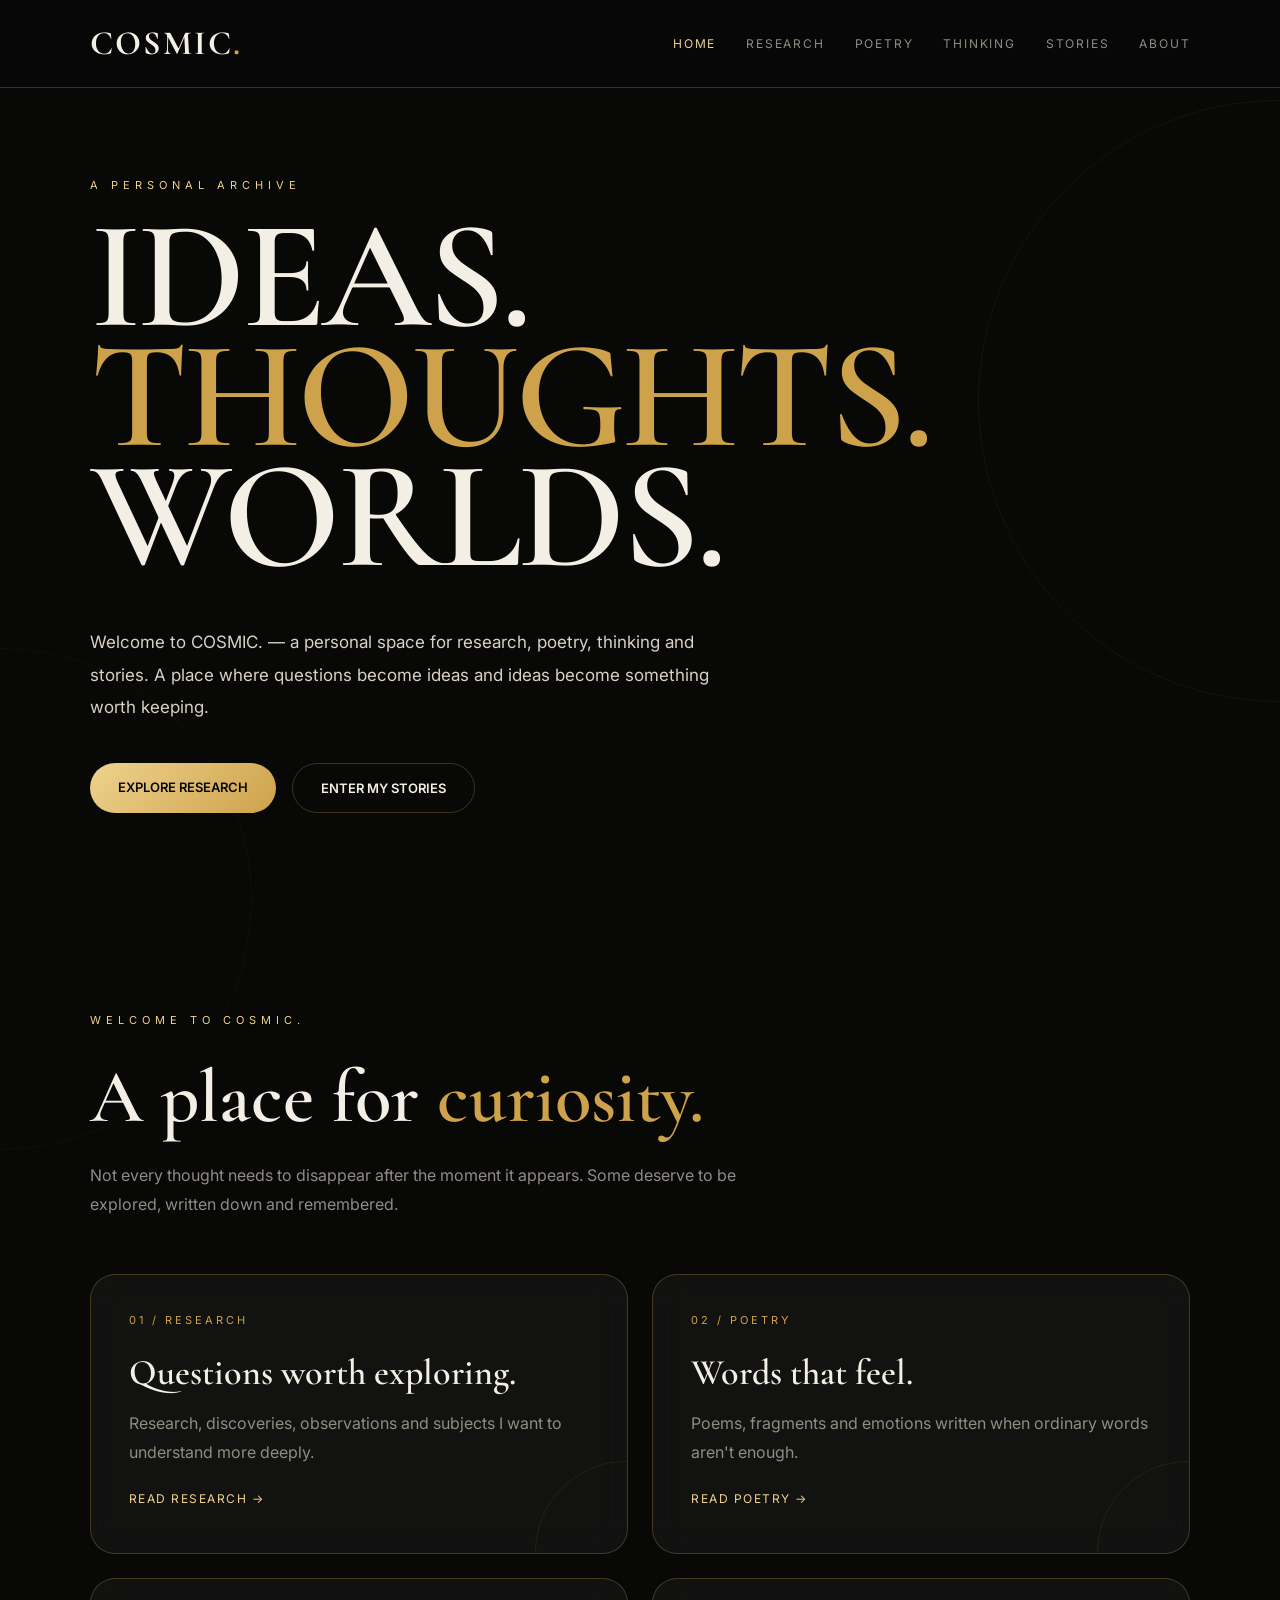
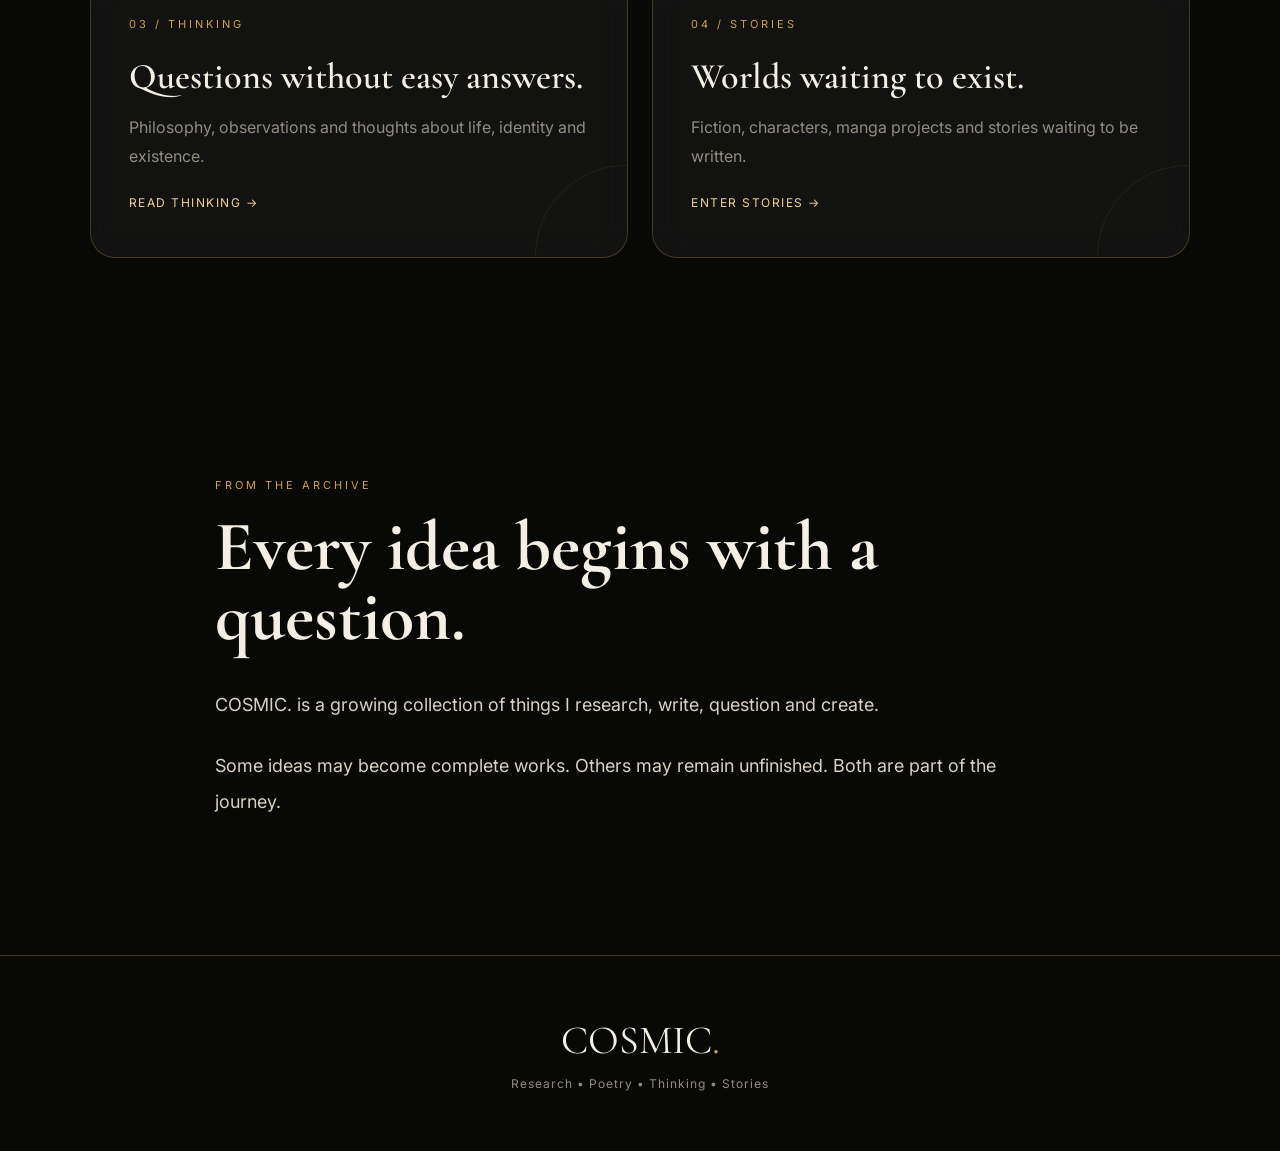
<file: index.html>
<!DOCTYPE html>
<html lang="en">

<head>
    <meta charset="UTF-8">

    <meta name="viewport"
          content="width=device-width, initial-scale=1.0">

    <title>COSMIC. — Ideas, Thoughts, Worlds</title>

    <link rel="stylesheet" href="style.css">
</head>

<body>

    <!-- HEADER -->

    <header>

        <a href="index.html" class="logo">
            COSMIC<span>.</span>
        </a>

        <button class="menu-button"
                onclick="toggleMenu()"
                aria-label="Open menu">
            ☰
        </button>

        <nav id="nav">

            <a href="index.html" class="active">
                Home
            </a>

            <a href="research.html">
                Research
            </a>

            <a href="poetry.html">
                Poetry
            </a>

            <a href="thinking.html">
                Thinking
            </a>

            <a href="stories.html">
                Stories
            </a>

            <a href="about.html">
                About
            </a>

        </nav>

    </header>


    <!-- HERO -->

    <main>

        <section class="hero">

            <div class="hero-content">

                <div class="eyebrow">
                    A PERSONAL ARCHIVE
                </div>

                <h1>
                    IDEAS.<br>
                    <span class="gold">
                        THOUGHTS.
                    </span><br>
                    WORLDS.
                </h1>

                <p class="hero-text">
                    Welcome to COSMIC. — a personal space
                    for research, poetry, thinking and stories.
                    A place where questions become ideas
                    and ideas become something worth keeping.
                </p>

                <div class="buttons">

                    <a href="research.html"
                       class="button">
                        EXPLORE RESEARCH
                    </a>

                    <a href="stories.html"
                       class="button button-outline">
                        ENTER MY STORIES
                    </a>

                </div>

            </div>

        </section>


        <!-- INTRODUCTION -->

        <section class="section">

            <div class="eyebrow">
                WELCOME TO COSMIC.
            </div>

            <h2 class="section-title">
                A place for
                <span class="gold">
                    curiosity.
                </span>
            </h2>

            <p class="section-intro">
                Not every thought needs to disappear after
                the moment it appears. Some deserve to be
                explored, written down and remembered.
            </p>


            <!-- FOUR MAIN SECTIONS -->

            <div class="grid">


                <!-- RESEARCH -->

                <article class="card">

                    <div class="card-number">
                        01 / RESEARCH
                    </div>

                    <h3>
                        Questions worth exploring.
                    </h3>

                    <p>
                        Research, discoveries, observations
                        and subjects I want to understand
                        more deeply.
                    </p>

                    <a href="research.html"
                       class="card-link">
                        READ RESEARCH →
                    </a>

                </article>


                <!-- POETRY -->

                <article class="card">

                    <div class="card-number">
                        02 / POETRY
                    </div>

                    <h3>
                        Words that feel.
                    </h3>

                    <p>
                        Poems, fragments and emotions written
                        when ordinary words aren't enough.
                    </p>

                    <a href="poetry.html"
                       class="card-link">
                        READ POETRY →
                    </a>

                </article>


                <!-- THINKING -->

                <article class="card">

                    <div class="card-number">
                        03 / THINKING
                    </div>

                    <h3>
                        Questions without easy answers.
                    </h3>

                    <p>
                        Philosophy, observations and thoughts
                        about life, identity and existence.
                    </p>

                    <a href="thinking.html"
                       class="card-link">
                        READ THINKING →
                    </a>

                </article>


                <!-- STORIES -->

                <article class="card">

                    <div class="card-number">
                        04 / STORIES
                    </div>

                    <h3>
                        Worlds waiting to exist.
                    </h3>

                    <p>
                        Fiction, characters, manga projects
                        and stories waiting to be written.
                    </p>

                    <a href="stories.html"
                       class="card-link">
                        ENTER STORIES →
                    </a>

                </article>


            </div>

        </section>


        <!-- CLOSING SECTION -->

        <section class="section">

            <article class="article">

                <div class="article-date">
                    FROM THE ARCHIVE
                </div>

                <h2>
                    Every idea begins
                    with a question.
                </h2>

                <p>
                    COSMIC. is a growing collection of
                    things I research, write, question
                    and create.
                </p>

                <p>
                    Some ideas may become complete works.
                    Others may remain unfinished.
                    Both are part of the journey.
                </p>

            </article>

        </section>

    </main>


    <!-- FOOTER -->

    <footer>

        <div class="footer-logo">
            COSMIC<span>.</span>
        </div>

        <p>
            Research • Poetry • Thinking • Stories
        </p>

    </footer>


    <!-- MOBILE MENU -->

    <script>

        function toggleMenu() {

            document
                .getElementById("nav")
                .classList
                .toggle("show");

        }

    </script>

</body>

</html>
</file>
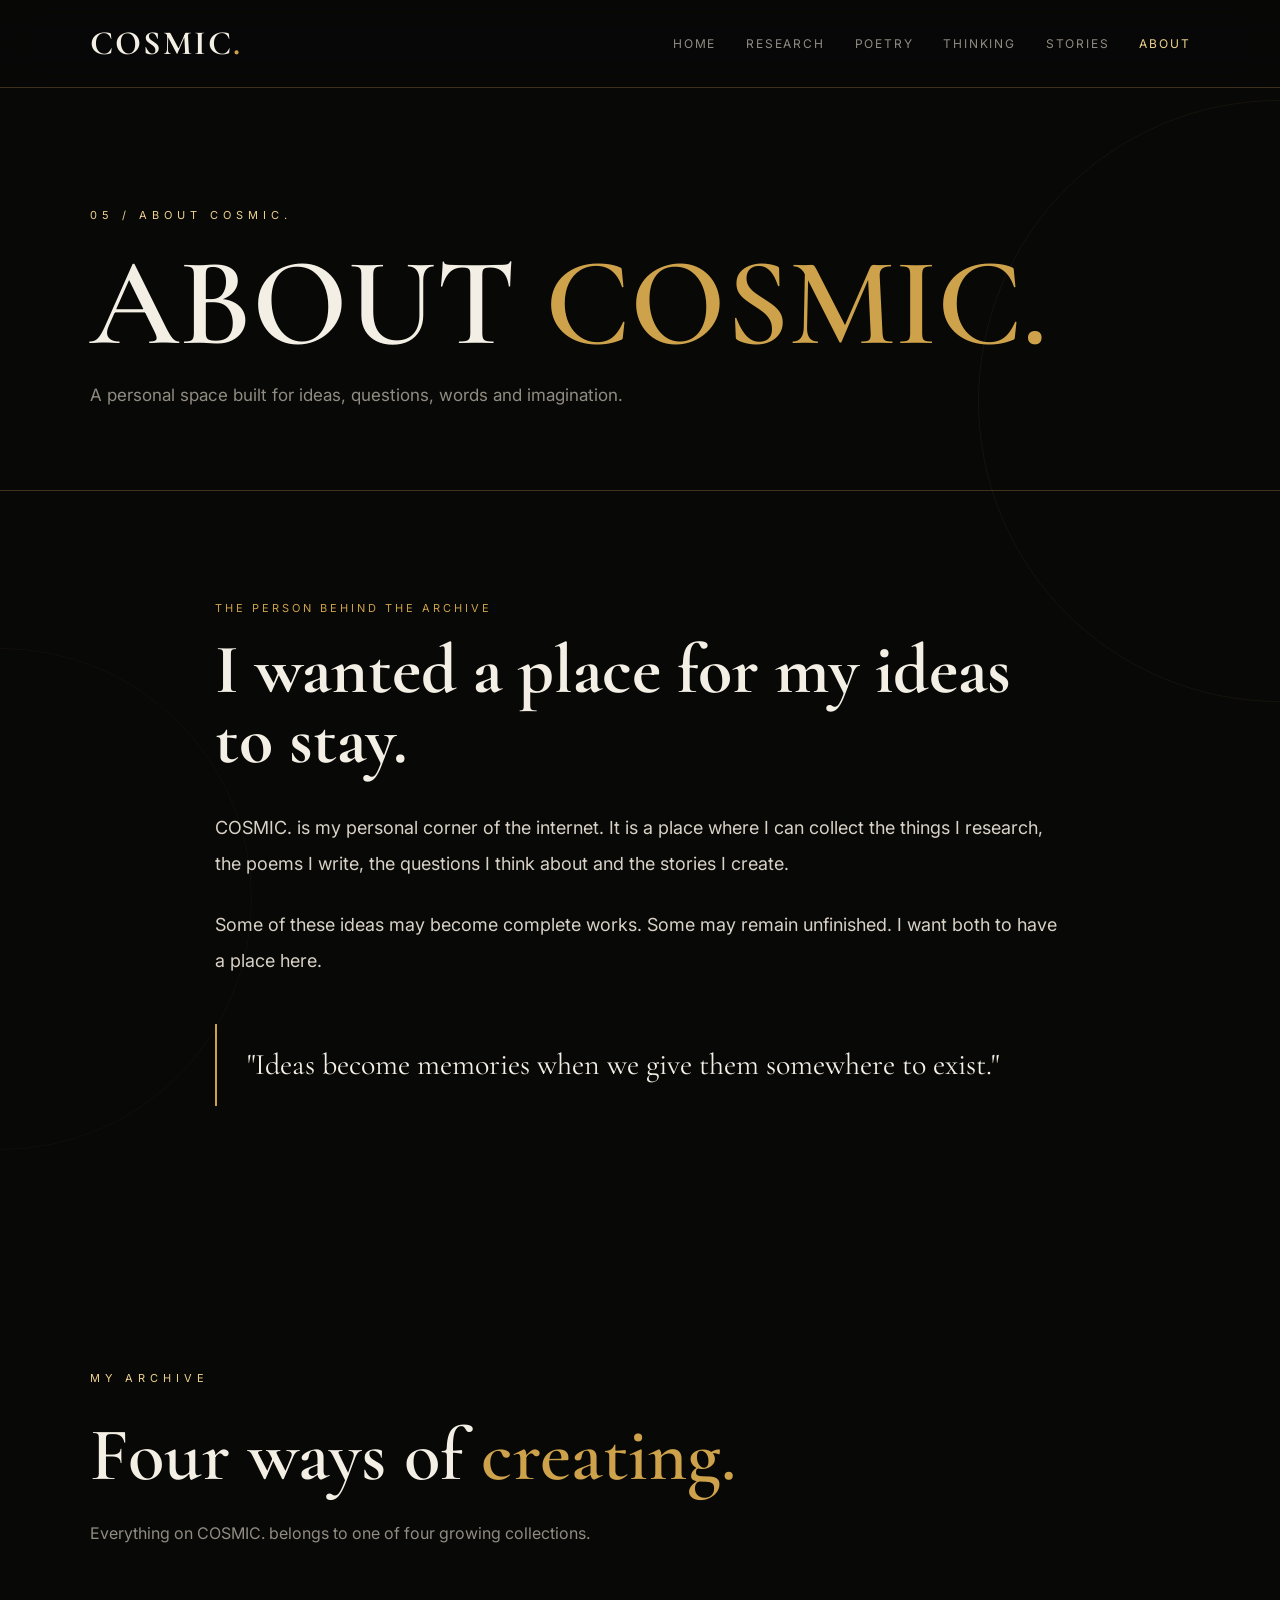
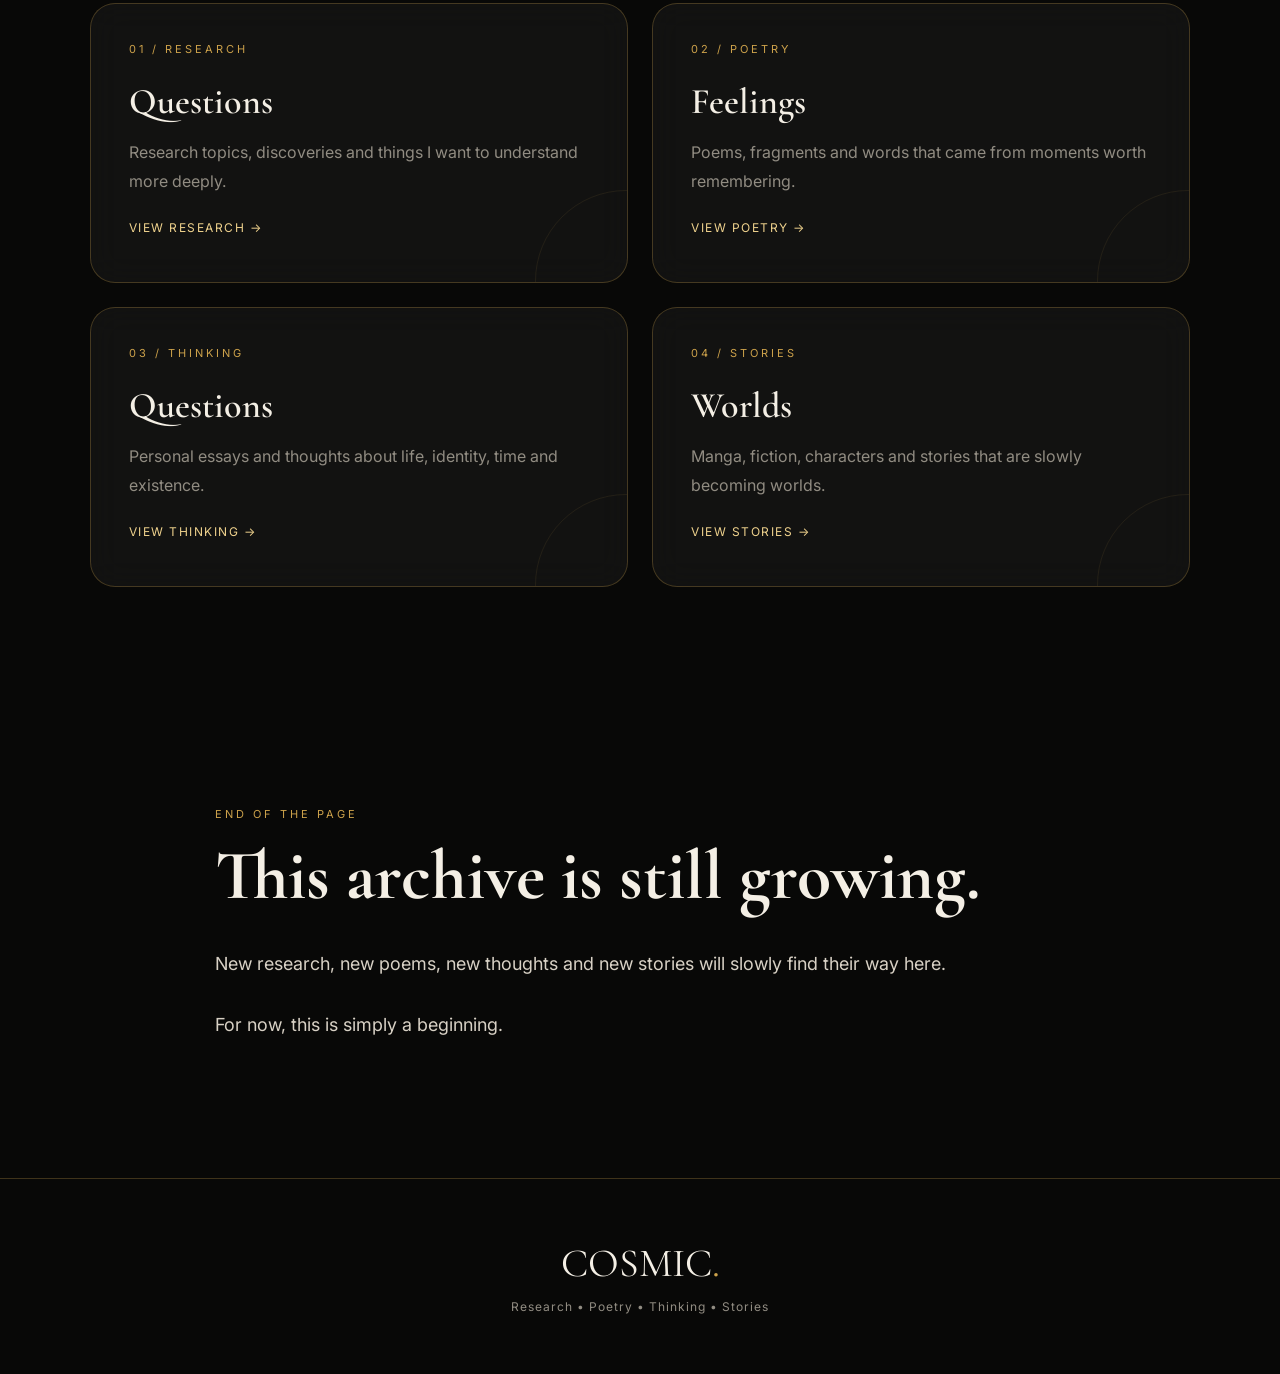
<file: about.html>
<!DOCTYPE html>
<html lang="en">

<head>
    <meta charset="UTF-8">
    <meta name="viewport" content="width=device-width, initial-scale=1.0">

    <title>About — COSMIC.</title>

    <link rel="stylesheet" href="style.css">
</head>

<body>

    <!-- HEADER -->

    <header>

        <a href="index.html" class="logo">
            COSMIC<span>.</span>
        </a>

        <button class="menu-button"
                onclick="toggleMenu()"
                aria-label="Open menu">
            ☰
        </button>

        <nav id="nav">

            <a href="index.html">Home</a>

            <a href="research.html">Research</a>

            <a href="poetry.html">Poetry</a>

            <a href="thinking.html">Thinking</a>

            <a href="stories.html">Stories</a>

            <a href="about.html" class="active">
                About
            </a>

        </nav>

    </header>


    <!-- ABOUT INTRO -->

    <section class="page-hero">

        <div class="eyebrow">
            05 / ABOUT COSMIC.
        </div>

        <h1>
            ABOUT <span>COSMIC.</span>
        </h1>

        <p class="page-description">
            A personal space built for ideas,
            questions, words and imagination.
        </p>

    </section>


    <!-- ABOUT -->

    <section class="section">

        <article class="article">

            <div class="article-date">
                THE PERSON BEHIND THE ARCHIVE
            </div>

            <h2>
                I wanted a place
                for my ideas to stay.
            </h2>

            <p>
                COSMIC. is my personal corner of the internet.
                It is a place where I can collect the things
                I research, the poems I write, the questions
                I think about and the stories I create.
            </p>

            <p>
                Some of these ideas may become complete works.
                Some may remain unfinished. I want both to have
                a place here.
            </p>

            <div class="quote">
                "Ideas become memories when we give them
                somewhere to exist."
            </div>

        </article>

    </section>


    <!-- ARCHIVE -->

    <section class="section">

        <div class="eyebrow">
            MY ARCHIVE
        </div>

        <h2 class="section-title">
            Four ways of <span class="gold">creating.</span>
        </h2>

        <p class="section-intro">
            Everything on COSMIC. belongs to one of
            four growing collections.
        </p>


        <div class="grid">


            <!-- RESEARCH -->

            <article class="card">

                <div class="card-number">
                    01 / RESEARCH
                </div>

                <h3>
                    Questions
                </h3>

                <p>
                    Research topics, discoveries and things
                    I want to understand more deeply.
                </p>

                <a href="research.html"
                   class="card-link">
                    VIEW RESEARCH →
                </a>

            </article>


            <!-- POETRY -->

            <article class="card">

                <div class="card-number">
                    02 / POETRY
                </div>

                <h3>
                    Feelings
                </h3>

                <p>
                    Poems, fragments and words that came
                    from moments worth remembering.
                </p>

                <a href="poetry.html"
                   class="card-link">
                    VIEW POETRY →
                </a>

            </article>


            <!-- THINKING -->

            <article class="card">

                <div class="card-number">
                    03 / THINKING
                </div>

                <h3>
                    Questions
                </h3>

                <p>
                    Personal essays and thoughts about
                    life, identity, time and existence.
                </p>

                <a href="thinking.html"
                   class="card-link">
                    VIEW THINKING →
                </a>

            </article>


            <!-- STORIES -->

            <article class="card">

                <div class="card-number">
                    04 / STORIES
                </div>

                <h3>
                    Worlds
                </h3>

                <p>
                    Manga, fiction, characters and stories
                    that are slowly becoming worlds.
                </p>

                <a href="stories.html"
                   class="card-link">
                    VIEW STORIES →
                </a>

            </article>


        </div>

    </section>


    <!-- CLOSING -->

    <section class="section">

        <article class="article">

            <div class="article-date">
                END OF THE PAGE
            </div>

            <h2>
                This archive is
                still growing.
            </h2>

            <p>
                New research, new poems, new thoughts and
                new stories will slowly find their way here.
            </p>

            <p>
                For now, this is simply a beginning.
            </p>

        </article>

    </section>


    <!-- FOOTER -->

    <footer>

        <div class="footer-logo">
            COSMIC<span>.</span>
        </div>

        <p>
            Research • Poetry • Thinking • Stories
        </p>

    </footer>


    <!-- MOBILE MENU -->

    <script>

        function toggleMenu() {

            document
                .getElementById("nav")
                .classList
                .toggle("show");

        }

    </script>

</body>

</html>
</file>
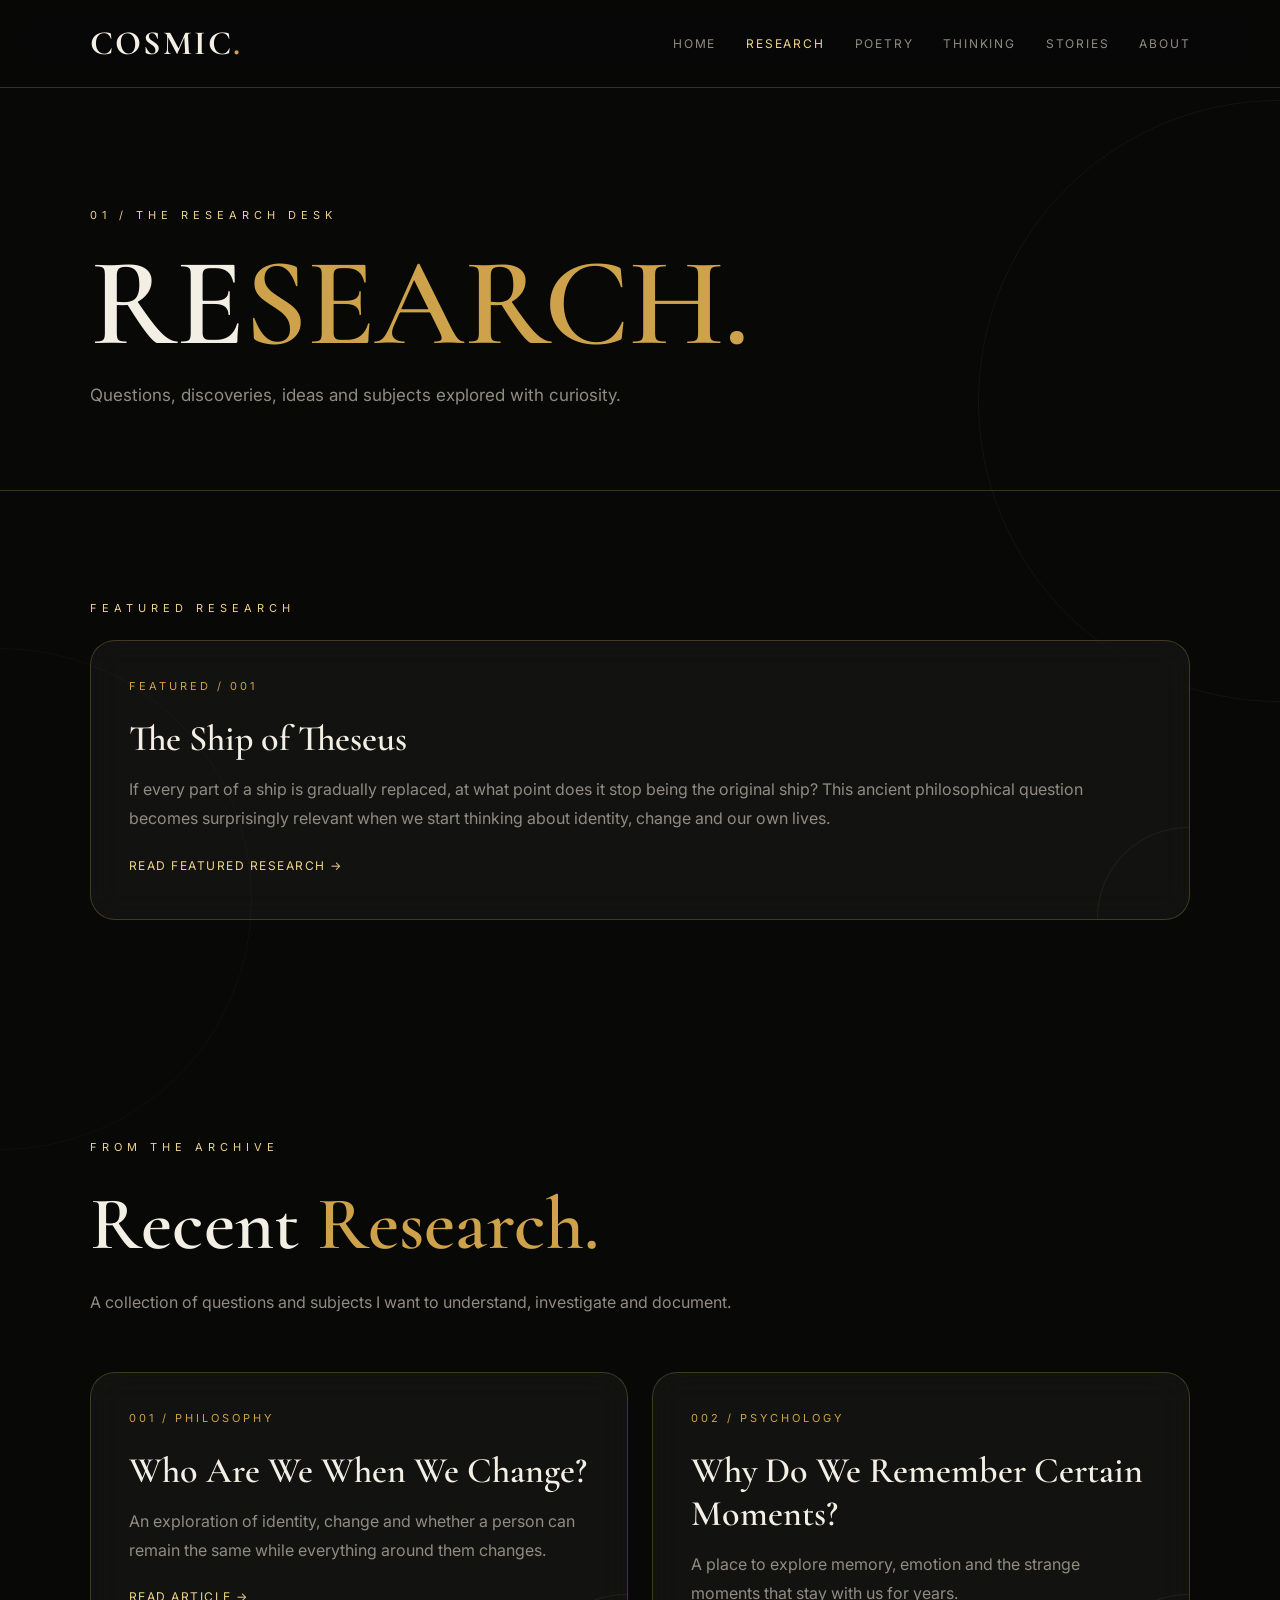
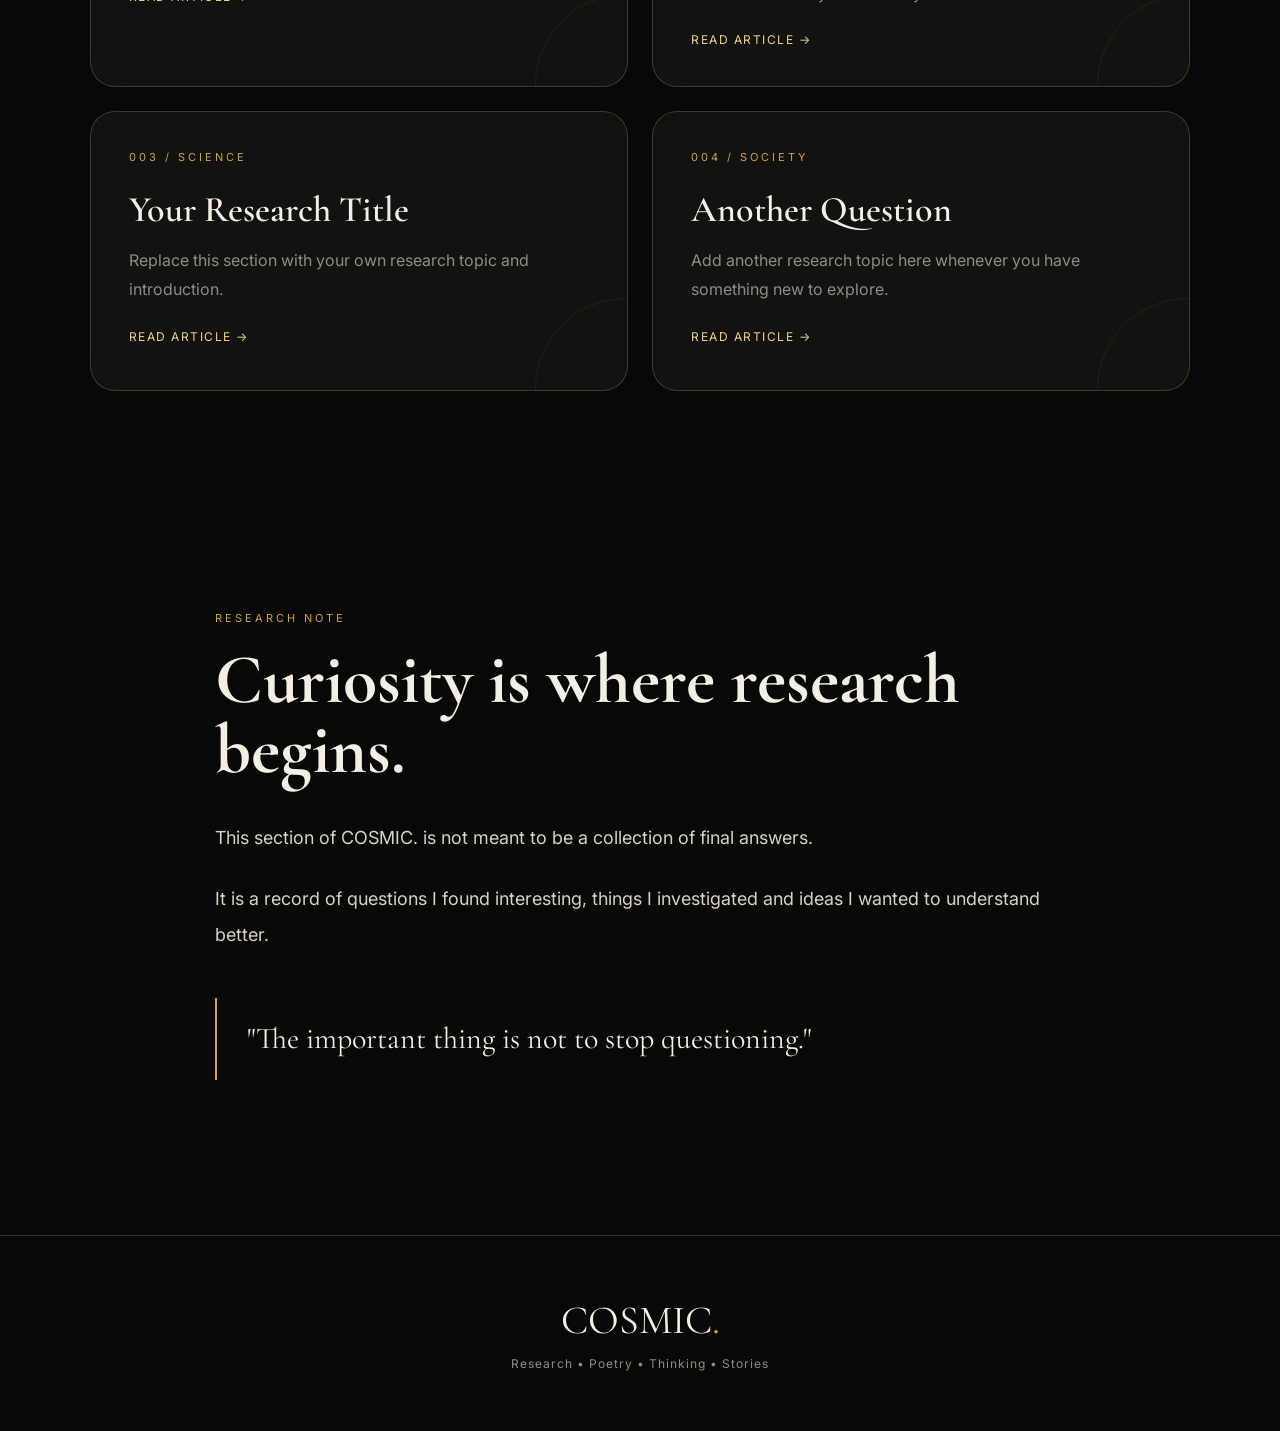
<file: research.html>
<!DOCTYPE html>
<html lang="en">

<head>
    <meta charset="UTF-8">
    <meta name="viewport" content="width=device-width, initial-scale=1.0">

    <title>Research — COSMIC.</title>

    <link rel="stylesheet" href="style.css">
</head>

<body>

    <!-- HEADER -->

    <header>

        <a href="index.html" class="logo">
            COSMIC<span>.</span>
        </a>

        <button class="menu-button"
                onclick="toggleMenu()"
                aria-label="Open menu">
            ☰
        </button>

        <nav id="nav">

            <a href="index.html">Home</a>

            <a href="research.html" class="active">
                Research
            </a>

            <a href="poetry.html">
                Poetry
            </a>

            <a href="thinking.html">
                Thinking
            </a>

            <a href="stories.html">
                Stories
            </a>

            <a href="about.html">
                About
            </a>

        </nav>

    </header>


    <!-- PAGE INTRO -->

    <section class="page-hero">

        <div class="eyebrow">
            01 / THE RESEARCH DESK
        </div>

        <h1>
            RE<span>SEARCH.</span>
        </h1>

        <p class="page-description">
            Questions, discoveries, ideas and subjects
            explored with curiosity.
        </p>

    </section>


    <!-- FEATURED RESEARCH -->

    <section class="section">

        <div class="eyebrow">
            FEATURED RESEARCH
        </div>

        <article class="card">

            <div class="card-number">
                FEATURED / 001
            </div>

            <h3>
                The Ship of Theseus
            </h3>

            <p>
                If every part of a ship is gradually replaced,
                at what point does it stop being the original ship?

                This ancient philosophical question becomes
                surprisingly relevant when we start thinking
                about identity, change and our own lives.
            </p>

            <a href="#article"
               class="card-link">
                READ FEATURED RESEARCH →
            </a>

        </article>

    </section>


    <!-- MAGAZINE ARTICLES -->

    <section class="section" id="article">

        <div class="eyebrow">
            FROM THE ARCHIVE
        </div>

        <h2 class="section-title">
            Recent <span class="gold">Research.</span>
        </h2>

        <p class="section-intro">
            A collection of questions and subjects I want
            to understand, investigate and document.
        </p>


        <div class="grid">


            <!-- ARTICLE 01 -->

            <article class="card">

                <div class="card-number">
                    001 / PHILOSOPHY
                </div>

                <h3>
                    Who Are We When We Change?
                </h3>

                <p>
                    An exploration of identity, change and
                    whether a person can remain the same
                    while everything around them changes.
                </p>

                <a href="#" class="card-link">
                    READ ARTICLE →
                </a>

            </article>


            <!-- ARTICLE 02 -->

            <article class="card">

                <div class="card-number">
                    002 / PSYCHOLOGY
                </div>

                <h3>
                    Why Do We Remember Certain Moments?
                </h3>

                <p>
                    A place to explore memory, emotion and
                    the strange moments that stay with us
                    for years.
                </p>

                <a href="#" class="card-link">
                    READ ARTICLE →
                </a>

            </article>


            <!-- ARTICLE 03 -->

            <article class="card">

                <div class="card-number">
                    003 / SCIENCE
                </div>

                <h3>
                    Your Research Title
                </h3>

                <p>
                    Replace this section with your own
                    research topic and introduction.
                </p>

                <a href="#" class="card-link">
                    READ ARTICLE →
                </a>

            </article>


            <!-- ARTICLE 04 -->

            <article class="card">

                <div class="card-number">
                    004 / SOCIETY
                </div>

                <h3>
                    Another Question
                </h3>

                <p>
                    Add another research topic here whenever
                    you have something new to explore.
                </p>

                <a href="#" class="card-link">
                    READ ARTICLE →
                </a>

            </article>


        </div>

    </section>


    <!-- RESEARCH NOTE -->

    <section class="section">

        <article class="article">

            <div class="article-date">
                RESEARCH NOTE
            </div>

            <h2>
                Curiosity is where research begins.
            </h2>

            <p>
                This section of COSMIC. is not meant to be
                a collection of final answers.
            </p>

            <p>
                It is a record of questions I found interesting,
                things I investigated and ideas I wanted to
                understand better.
            </p>

            <div class="quote">
                "The important thing is not to stop questioning."
            </div>

        </article>

    </section>


    <!-- FOOTER -->

    <footer>

        <div class="footer-logo">
            COSMIC<span>.</span>
        </div>

        <p>
            Research • Poetry • Thinking • Stories
        </p>

    </footer>


    <!-- MOBILE MENU -->

    <script>

        function toggleMenu() {

            document
                .getElementById("nav")
                .classList
                .toggle("show");

        }

    </script>

</body>

</html>
</file>
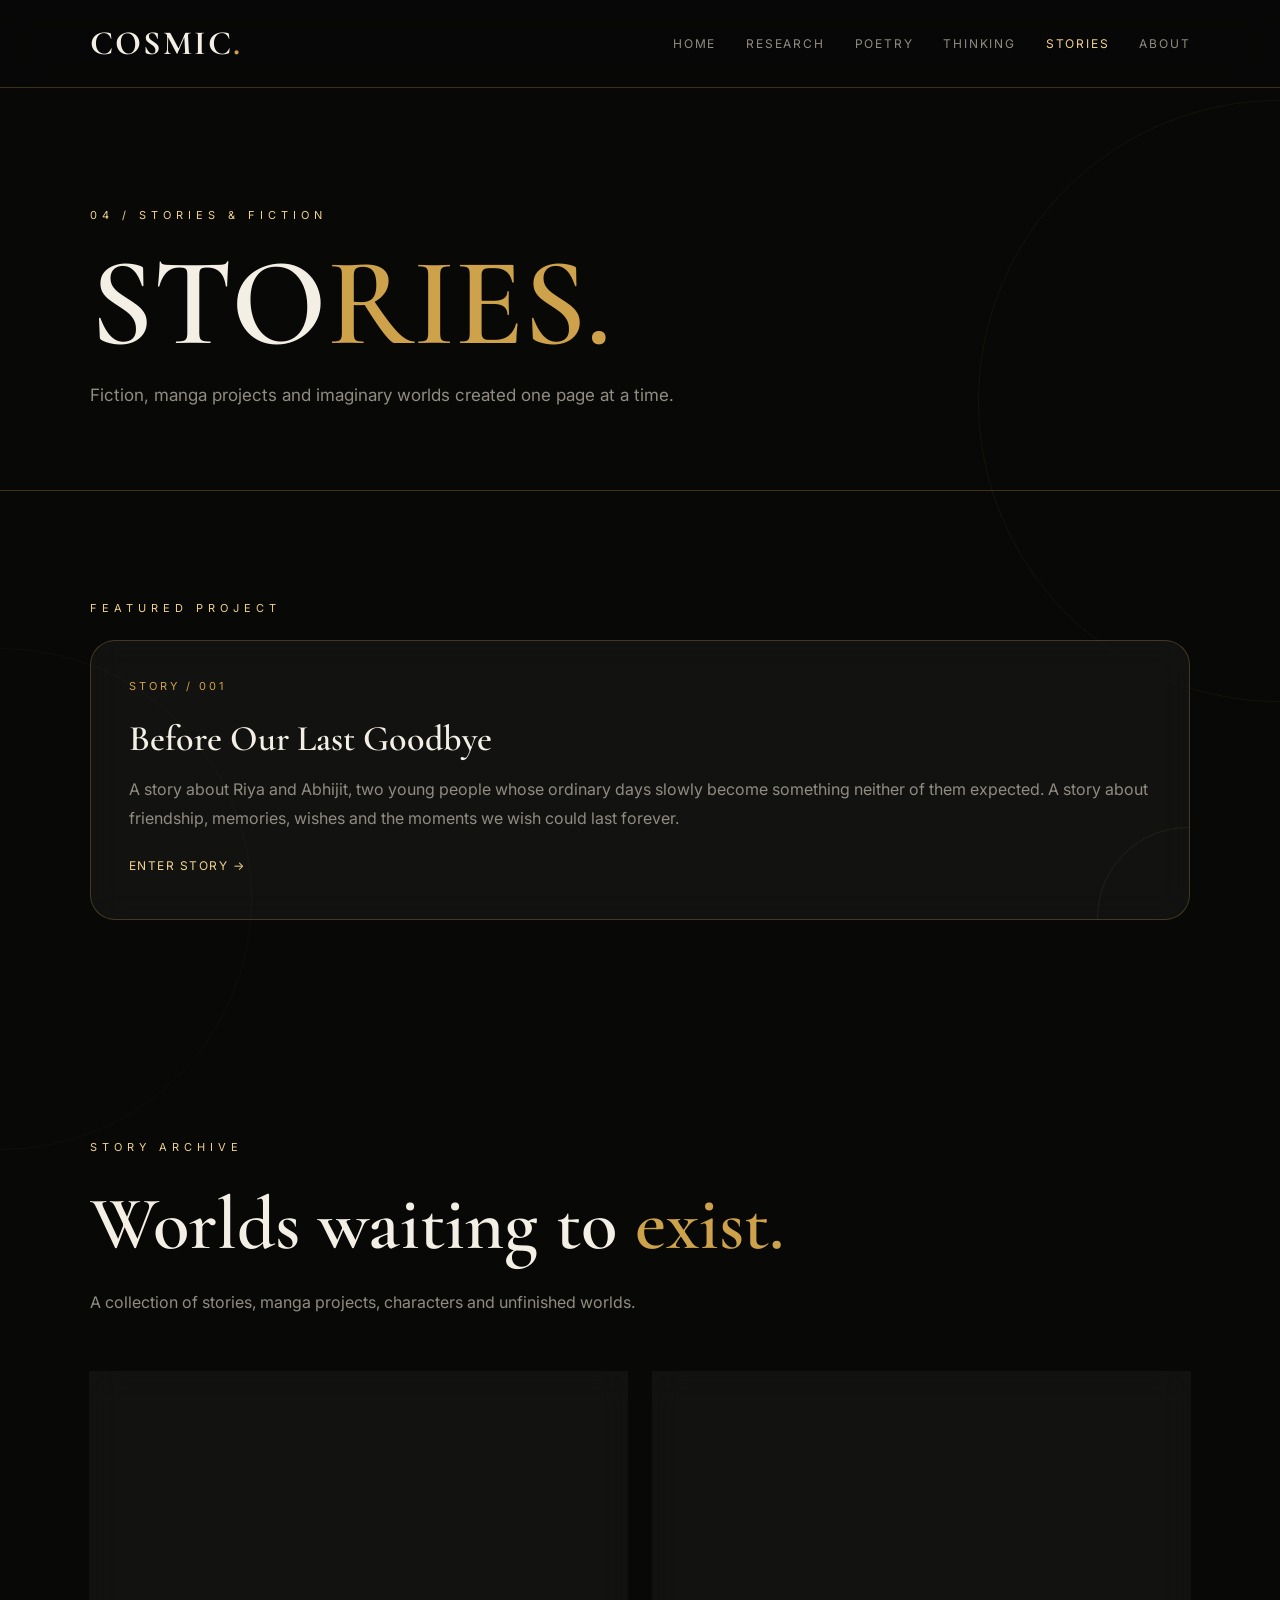
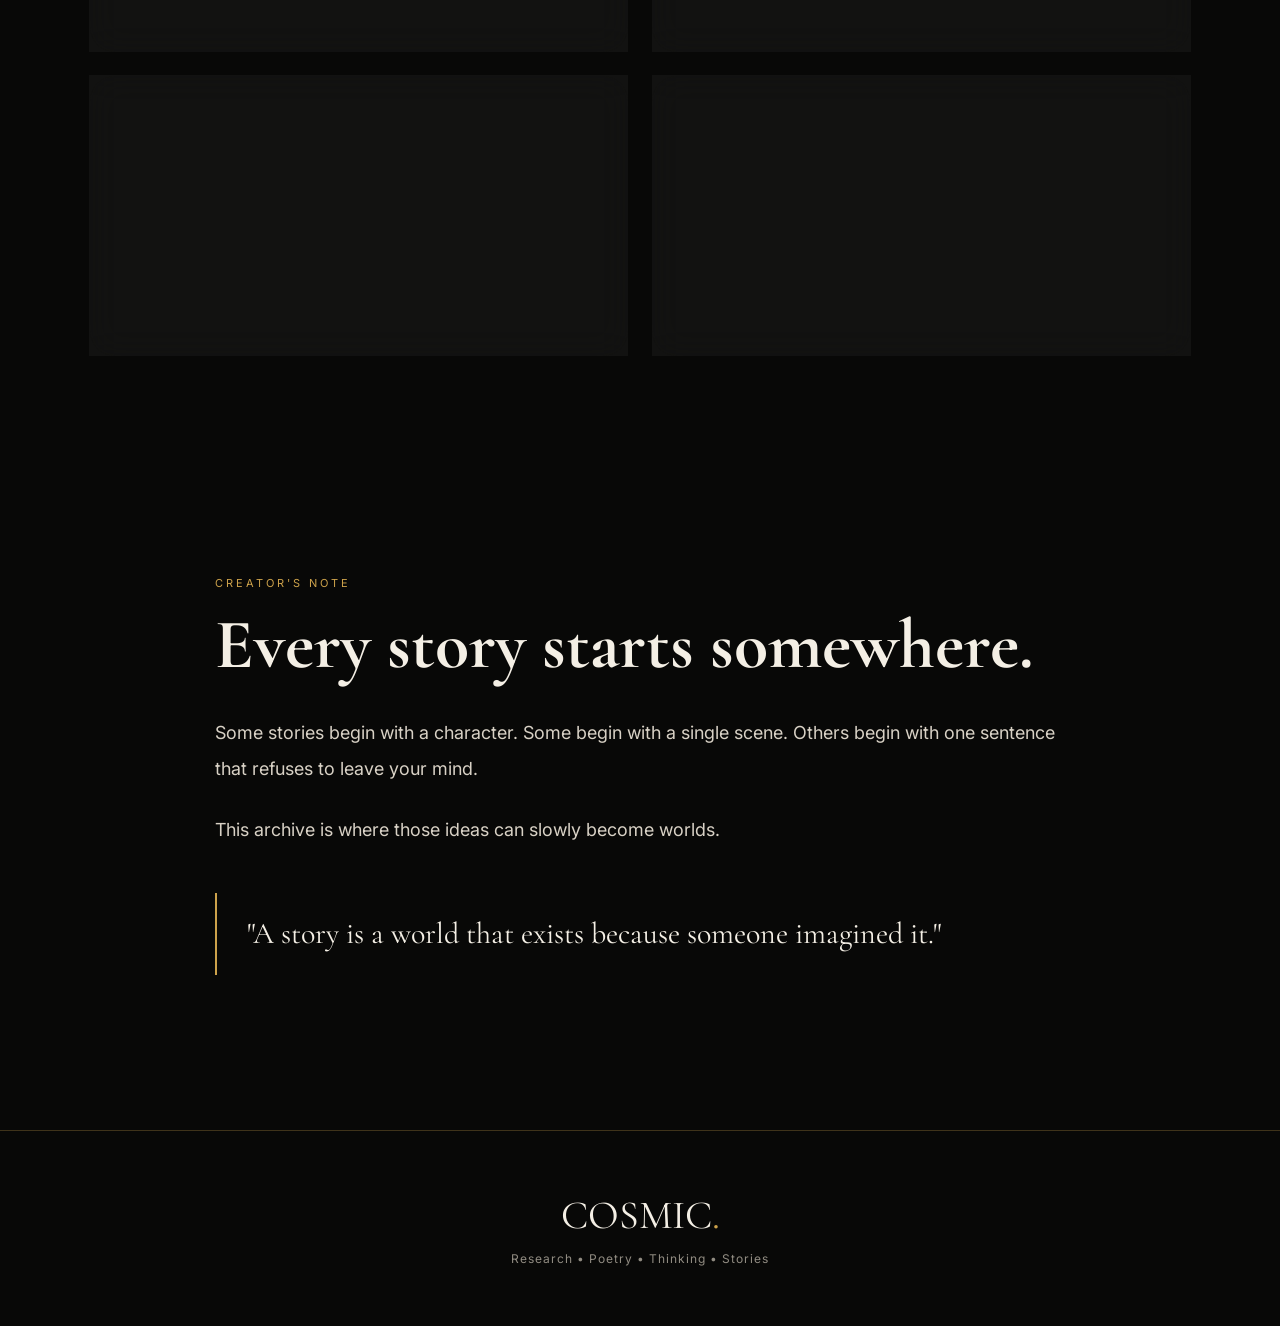
<file: stories.html>
<!DOCTYPE html>
<html lang="en">

<head>
    <meta charset="UTF-8">
    <meta name="viewport" content="width=device-width, initial-scale=1.0">

    <title>Stories — COSMIC.</title>

    <link rel="stylesheet" href="style.css">
</head>

<body>

    <!-- HEADER -->

    <header>

        <a href="index.html" class="logo">
            COSMIC<span>.</span>
        </a>

        <button class="menu-button"
                onclick="toggleMenu()"
                aria-label="Open menu">
            ☰
        </button>

        <nav id="nav">

            <a href="index.html">Home</a>

            <a href="research.html">Research</a>

            <a href="poetry.html">Poetry</a>

            <a href="thinking.html">Thinking</a>

            <a href="stories.html" class="active">
                Stories
            </a>

            <a href="about.html">About</a>

        </nav>

    </header>


    <!-- PAGE INTRO -->

    <section class="page-hero">

        <div class="eyebrow">
            04 / STORIES & FICTION
        </div>

        <h1>
            STO<span>RIES.</span>
        </h1>

        <p class="page-description">
            Fiction, manga projects and imaginary worlds
            created one page at a time.
        </p>

    </section>


    <!-- FEATURED STORY -->

    <section class="section">

        <div class="eyebrow">
            FEATURED PROJECT
        </div>

        <article class="card">

            <div class="card-number">
                STORY / 001
            </div>

            <h3>
                Before Our Last Goodbye
            </h3>

            <p>
                A story about Riya and Abhijit, two young
                people whose ordinary days slowly become
                something neither of them expected.

                A story about friendship, memories,
                wishes and the moments we wish could last
                forever.
            </p>

            <a href="#" class="card-link">
                ENTER STORY →
            </a>

        </article>

    </section>


    <!-- STORY ARCHIVE -->

    <section class="section">

        <div class="eyebrow">
            STORY ARCHIVE
        </div>

        <h2 class="section-title">
            Worlds waiting to <span class="gold">exist.</span>
        </h2>

        <p class="section-intro">
            A collection of stories, manga projects,
            characters and unfinished worlds.
        </p>


        <div class="grid">


            <!-- STORY 01 -->

            <article class="card">

                <div class="card-number">
                    001 / MANGA
                </div>

                <h3>
                    Before Our Last Goodbye
                </h3>

                <p>
                    Riya and Abhijit begin a journey that
                    starts with a diary, a secret and a
                    bucket list.
                </p>

                <a href="#" class="card-link">
                    READ STORY →
                </a>

            </article>


            <!-- STORY 02 -->

            <article class="card">

                <div class="card-number">
                    002 / FICTION
                </div>

                <h3>
                    Your Next Story
                </h3>

                <p>
                    A new world waiting for its first
                    character and its first chapter.
                </p>

                <a href="#" class="card-link">
                    ENTER STORY →
                </a>

            </article>


            <!-- STORY 03 -->

            <article class="card">

                <div class="card-number">
                    003 / SHORT STORY
                </div>

                <h3>
                    The Last Train
                </h3>

                <p>
                    A stranger, an empty station and
                    one train that should have left
                    hours ago.
                </p>

                <a href="#" class="card-link">
                    READ STORY →
                </a>

            </article>


            <!-- STORY 04 -->

            <article class="card">

                <div class="card-number">
                    004 / UPCOMING
                </div>

                <h3>
                    Another World
                </h3>

                <p>
                    This space is waiting for your next
                    story idea.
                </p>

                <a href="#" class="card-link">
                    COMING SOON →
                </a>

            </article>


        </div>

    </section>


    <!-- MANGA NOTE -->

    <section class="section">

        <article class="article">

            <div class="article-date">
                CREATOR'S NOTE
            </div>

            <h2>
                Every story starts
                somewhere.
            </h2>

            <p>
                Some stories begin with a character.
                Some begin with a single scene.
                Others begin with one sentence that
                refuses to leave your mind.
            </p>

            <p>
                This archive is where those ideas
                can slowly become worlds.
            </p>

            <div class="quote">
                "A story is a world that exists
                because someone imagined it."
            </div>

        </article>

    </section>


    <!-- FOOTER -->

    <footer>

        <div class="footer-logo">
            COSMIC<span>.</span>
        </div>

        <p>
            Research • Poetry • Thinking • Stories
        </p>

    </footer>


    <!-- MOBILE MENU -->

    <script>

        function toggleMenu() {

            document
                .getElementById("nav")
                .classList
                .toggle("show");

        }

    </script>

</body>

</html>
</file>
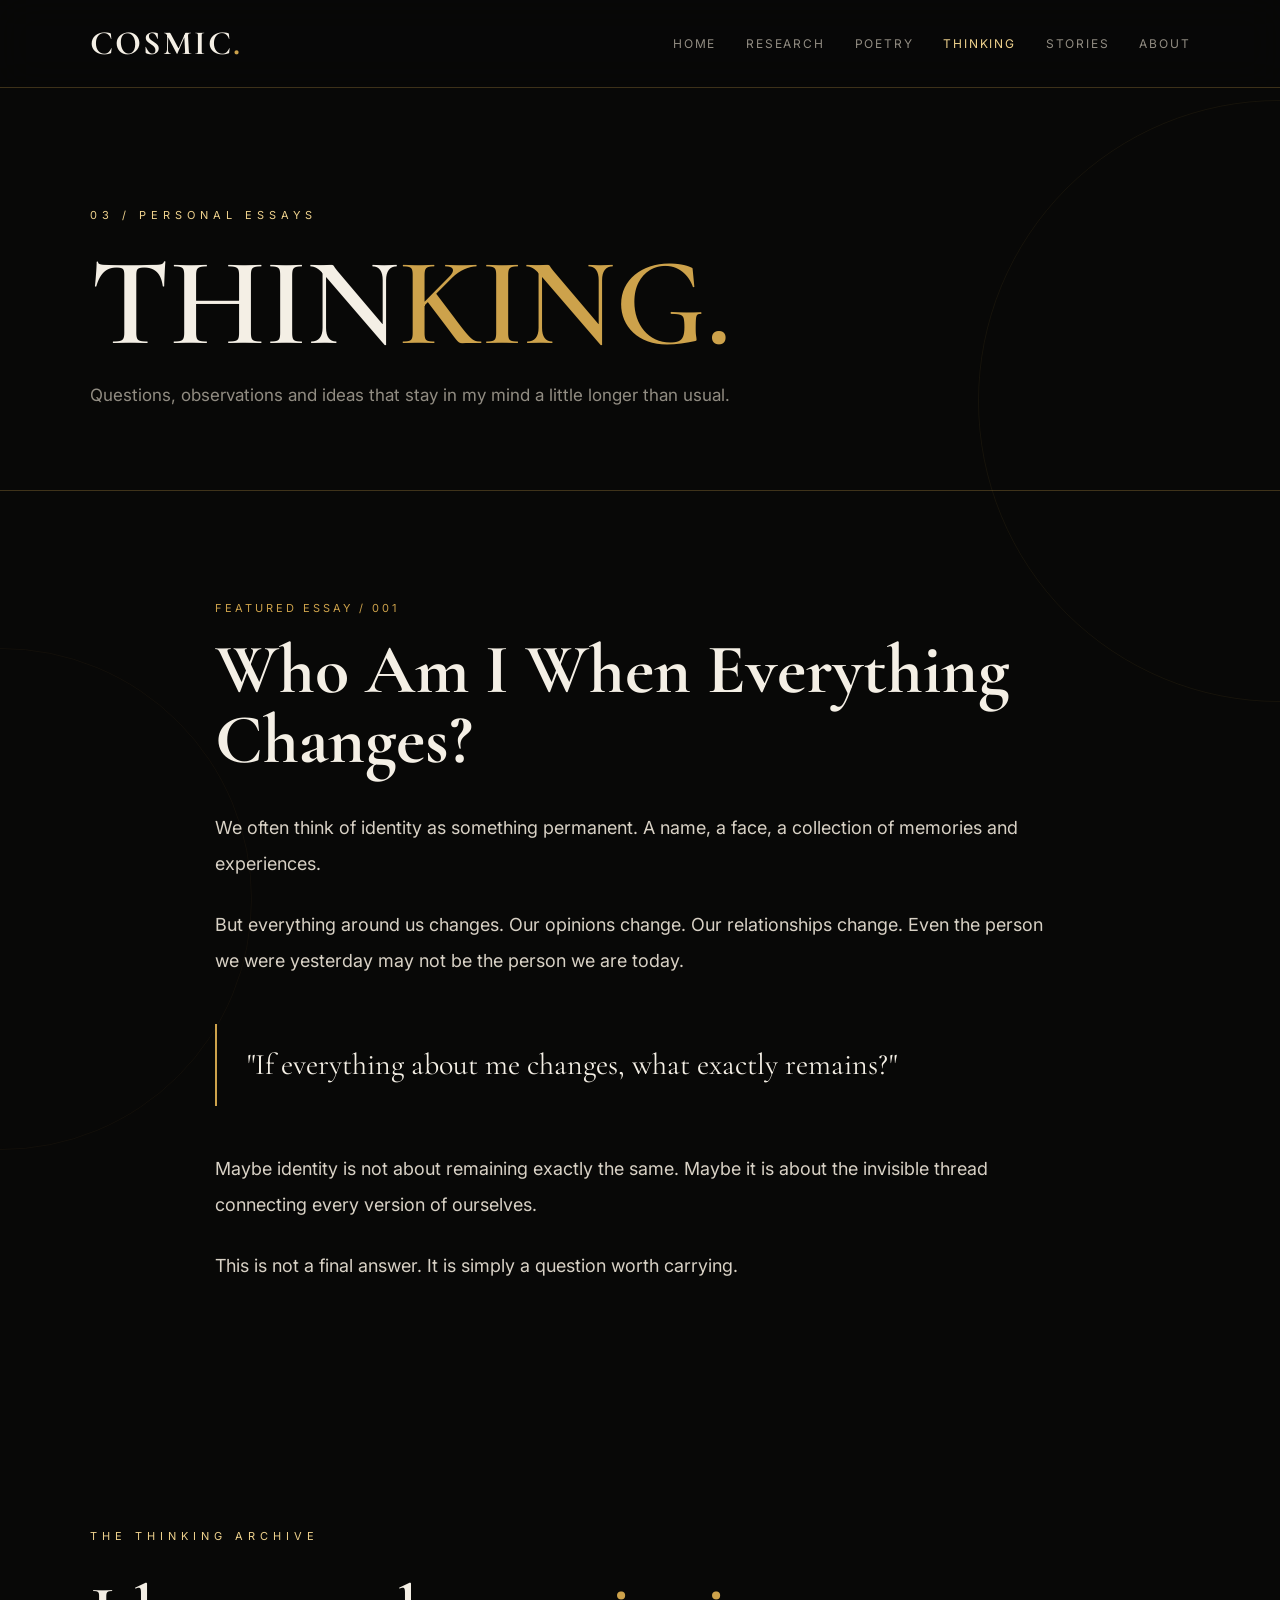
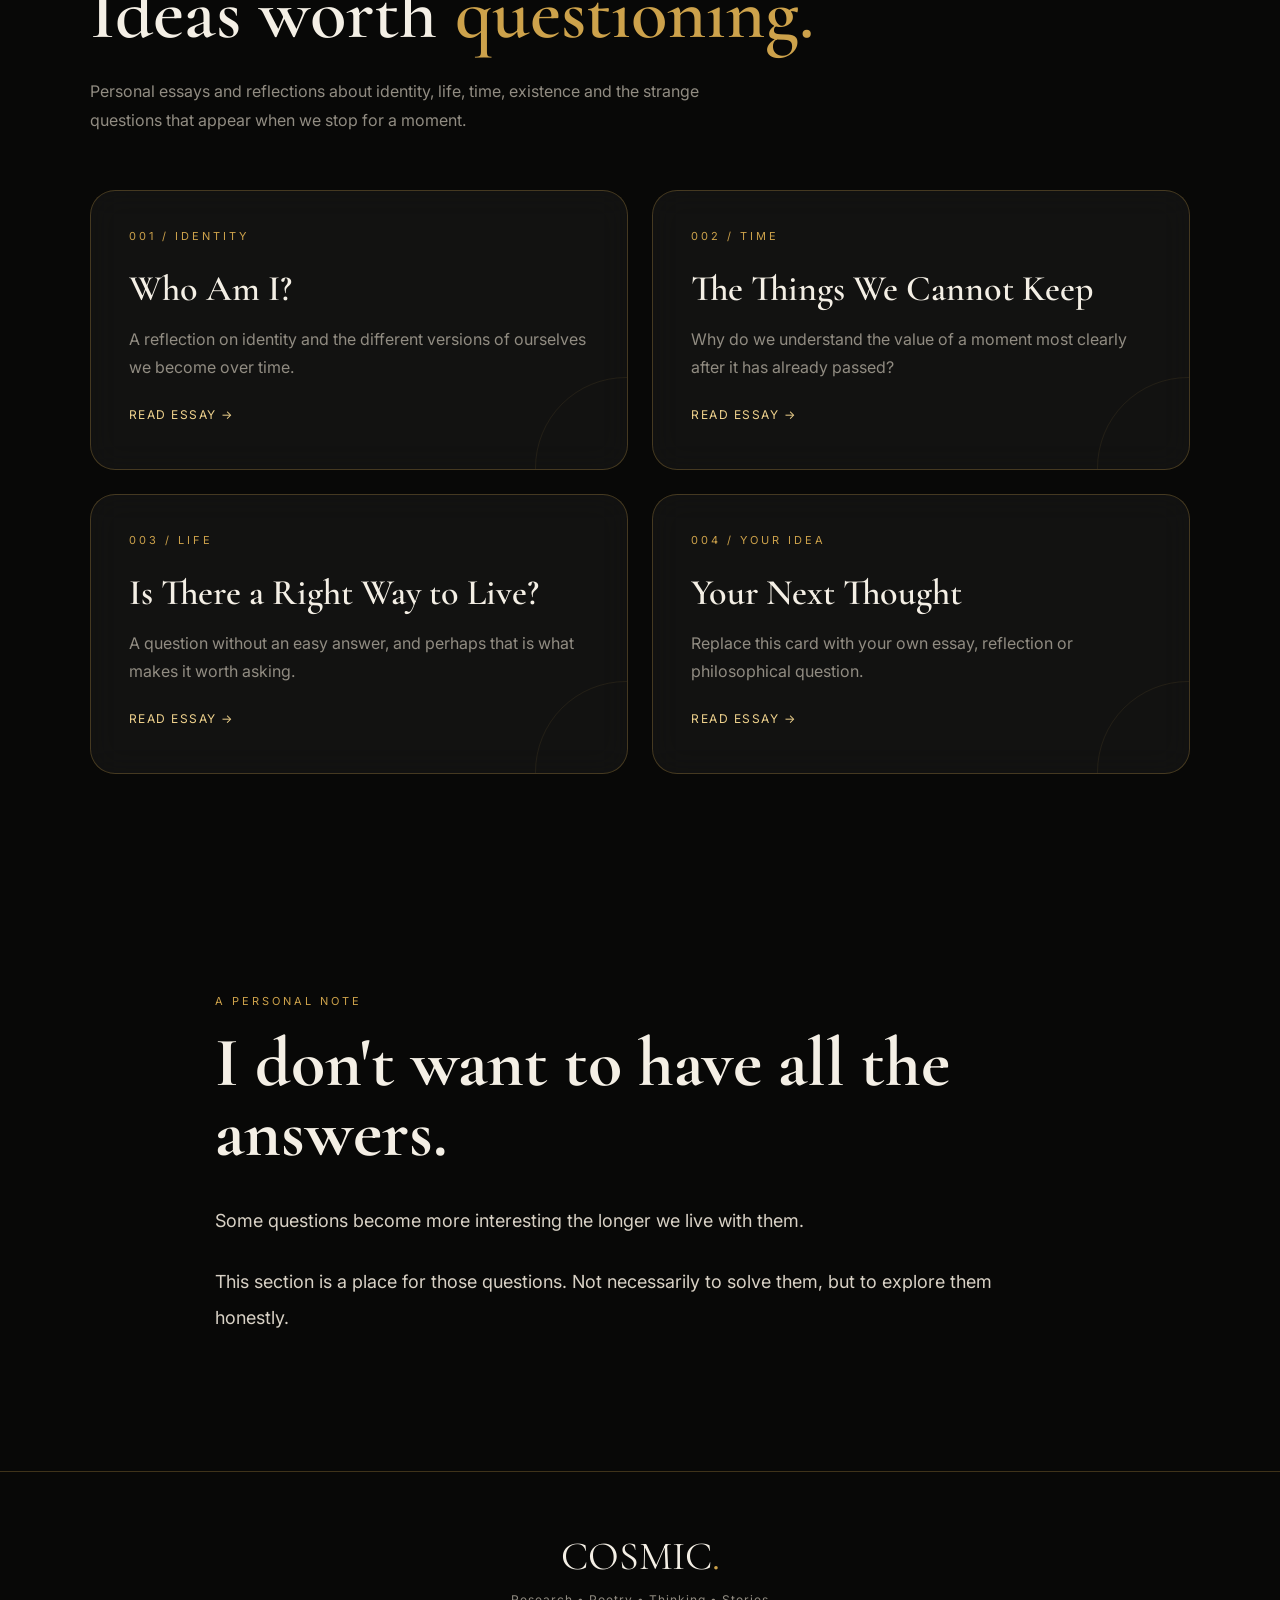
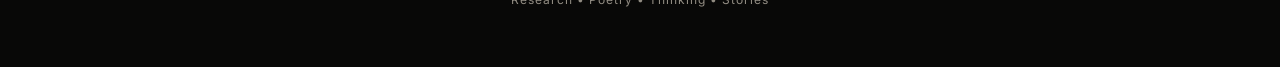
<file: thinking.html>
<!DOCTYPE html>
<html lang="en">

<head>
    <meta charset="UTF-8">
    <meta name="viewport" content="width=device-width, initial-scale=1.0">

    <title>Thinking — COSMIC.</title>

    <link rel="stylesheet" href="style.css">
</head>

<body>

    <!-- HEADER -->

    <header>

        <a href="index.html" class="logo">
            COSMIC<span>.</span>
        </a>

        <button class="menu-button"
                onclick="toggleMenu()"
                aria-label="Open menu">
            ☰
        </button>

        <nav id="nav">

            <a href="index.html">
                Home
            </a>

            <a href="research.html">
                Research
            </a>

            <a href="poetry.html">
                Poetry
            </a>

            <a href="thinking.html" class="active">
                Thinking
            </a>

            <a href="stories.html">
                Stories
            </a>

            <a href="about.html">
                About
            </a>

        </nav>

    </header>


    <!-- PAGE INTRO -->

    <section class="page-hero">

        <div class="eyebrow">
            03 / PERSONAL ESSAYS
        </div>

        <h1>
            THIN<span>KING.</span>
        </h1>

        <p class="page-description">
            Questions, observations and ideas that stay
            in my mind a little longer than usual.
        </p>

    </section>


    <!-- FEATURED ESSAY -->

    <section class="section">

        <article class="article">

            <div class="article-date">
                FEATURED ESSAY / 001
            </div>

            <h2>
                Who Am I When Everything Changes?
            </h2>

            <p>
                We often think of identity as something
                permanent. A name, a face, a collection
                of memories and experiences.
            </p>

            <p>
                But everything around us changes.
                Our opinions change. Our relationships
                change. Even the person we were yesterday
                may not be the person we are today.
            </p>

            <div class="quote">
                "If everything about me changes,
                what exactly remains?"
            </div>

            <p>
                Maybe identity is not about remaining
                exactly the same. Maybe it is about the
                invisible thread connecting every version
                of ourselves.
            </p>

            <p>
                This is not a final answer.
                It is simply a question worth carrying.
            </p>

        </article>

    </section>


    <!-- ESSAY COLLECTION -->

    <section class="section">

        <div class="eyebrow">
            THE THINKING ARCHIVE
        </div>

        <h2 class="section-title">
            Ideas worth <span class="gold">questioning.</span>
        </h2>

        <p class="section-intro">
            Personal essays and reflections about identity,
            life, time, existence and the strange questions
            that appear when we stop for a moment.
        </p>


        <div class="grid">


            <!-- ESSAY 01 -->

            <article class="card">

                <div class="card-number">
                    001 / IDENTITY
                </div>

                <h3>
                    Who Am I?
                </h3>

                <p>
                    A reflection on identity and the different
                    versions of ourselves we become over time.
                </p>

                <a href="#" class="card-link">
                    READ ESSAY →
                </a>

            </article>


            <!-- ESSAY 02 -->

            <article class="card">

                <div class="card-number">
                    002 / TIME
                </div>

                <h3>
                    The Things We Cannot Keep
                </h3>

                <p>
                    Why do we understand the value of a moment
                    most clearly after it has already passed?
                </p>

                <a href="#" class="card-link">
                    READ ESSAY →
                </a>

            </article>


            <!-- ESSAY 03 -->

            <article class="card">

                <div class="card-number">
                    003 / LIFE
                </div>

                <h3>
                    Is There a Right Way to Live?
                </h3>

                <p>
                    A question without an easy answer,
                    and perhaps that is what makes it worth asking.
                </p>

                <a href="#" class="card-link">
                    READ ESSAY →
                </a>

            </article>


            <!-- ESSAY 04 -->

            <article class="card">

                <div class="card-number">
                    004 / YOUR IDEA
                </div>

                <h3>
                    Your Next Thought
                </h3>

                <p>
                    Replace this card with your own essay,
                    reflection or philosophical question.
                </p>

                <a href="#" class="card-link">
                    READ ESSAY →
                </a>

            </article>


        </div>

    </section>


    <!-- FINAL NOTE -->

    <section class="section">

        <article class="article">

            <div class="article-date">
                A PERSONAL NOTE
            </div>

            <h2>
                I don't want to have
                all the answers.
            </h2>

            <p>
                Some questions become more interesting
                the longer we live with them.
            </p>

            <p>
                This section is a place for those questions.
                Not necessarily to solve them, but to explore
                them honestly.
            </p>

        </article>

    </section>


    <!-- FOOTER -->

    <footer>

        <div class="footer-logo">
            COSMIC<span>.</span>
        </div>

        <p>
            Research • Poetry • Thinking • Stories
        </p>

    </footer>


    <!-- MOBILE MENU -->

    <script>

        function toggleMenu() {

            document
                .getElementById("nav")
                .classList
                .toggle("show");

        }

    </script>

</body>

</html>
</file>
<file: style.css>
@import url('https://fonts.googleapis.com/css2?family=Cormorant+Garamond:wght@400;500;600;700&family=Inter:wght@300;400;500;600&display=swap');

:root {
    --black: #080807;
    --black-soft: #11110f;
    --cream: #f4efe5;
    --gold: #cda24b;
    --gold-light: #efd28d;
    --text: #d8d1c5;
    --muted: #918c82;
    --border: rgba(205, 162, 75, 0.28);
    --glass: rgba(255, 255, 255, 0.045);
}

* {
    margin: 0;
    padding: 0;
    box-sizing: border-box;
}

html {
    scroll-behavior: smooth;
}

body {
    background: var(--black);
    color: var(--cream);
    font-family: "Inter", sans-serif;
    min-height: 100vh;
    overflow-x: hidden;
}

/* Background decoration */

body::before {
    content: "";
    position: fixed;
    width: 600px;
    height: 600px;
    border: 1px solid rgba(205, 162, 75, 0.07);
    border-radius: 50%;
    top: 100px;
    right: -300px;
    pointer-events: none;
}

body::after {
    content: "";
    position: fixed;
    width: 500px;
    height: 500px;
    border: 1px solid rgba(205, 162, 75, 0.05);
    border-radius: 50%;
    bottom: -250px;
    left: -250px;
    pointer-events: none;
}

/* HEADER */

header {
    height: 88px;
    padding: 0 7%;
    display: flex;
    align-items: center;
    justify-content: space-between;

    position: sticky;
    top: 0;
    z-index: 100;

    background: rgba(8, 8, 7, 0.86);
    backdrop-filter: blur(18px);

    border-bottom: 1px solid var(--border);
}

.logo {
    text-decoration: none;
    color: var(--cream);

    font-family: "Cormorant Garamond", serif;
    font-size: 34px;
    font-weight: 700;

    letter-spacing: 2px;
}

.logo span {
    color: var(--gold);
}

nav {
    display: flex;
    gap: 30px;
}

nav a {
    text-decoration: none;
    color: var(--muted);

    font-size: 12px;
    letter-spacing: 1.8px;
    text-transform: uppercase;

    transition: 0.3s;
}

nav a:hover,
nav a.active {
    color: var(--gold-light);
}

.menu-button {
    display: none;

    width: 45px;
    height: 45px;

    align-items: center;
    justify-content: center;

    border: 1px solid var(--border);
    border-radius: 12px;

    color: var(--cream);
    cursor: pointer;
}

/* HERO */

.hero {
    min-height: calc(100vh - 88px);

    display: flex;
    align-items: center;

    padding: 90px 7%;

    position: relative;
}

.hero-content {
    max-width: 950px;
}

.eyebrow {
    color: var(--gold-light);

    font-size: 11px;
    letter-spacing: 5px;
    text-transform: uppercase;

    margin-bottom: 25px;
}

.hero h1 {
    font-family: "Cormorant Garamond", serif;

    font-size: clamp(75px, 12vw, 155px);

    line-height: 0.78;

    font-weight: 600;

    letter-spacing: -4px;

    margin-bottom: 50px;
}

.gold {
    color: var(--gold);
}

.hero-text {
    max-width: 650px;

    color: var(--text);

    font-size: 17px;
    line-height: 1.9;

    margin-bottom: 40px;
}

/* BUTTONS */

.buttons {
    display: flex;
    gap: 16px;
    flex-wrap: wrap;
}

.button {
    display: inline-block;

    padding: 16px 28px;

    border-radius: 50px;

    text-decoration: none;

    background: linear-gradient(
        135deg,
        var(--gold-light),
        var(--gold)
    );

    color: var(--black);

    font-size: 13px;
    font-weight: 600;

    transition: 0.3s;
}

.button:hover {
    transform: translateY(-3px);

    box-shadow:
        0 15px 40px rgba(205, 162, 75, 0.18);
}

.button-outline {
    background: transparent;

    color: var(--cream);

    border: 1px solid var(--border);
}

/* SECTIONS */

.section {
    padding: 110px 7%;
}

.section-title {
    font-family: "Cormorant Garamond", serif;

    font-size: clamp(45px, 6vw, 75px);

    font-weight: 600;

    margin-bottom: 18px;
}

.section-intro {
    max-width: 650px;

    color: var(--muted);

    line-height: 1.8;

    margin-bottom: 55px;
}

/* GLASS CARDS */

.grid {
    display: grid;

    grid-template-columns: repeat(2, 1fr);

    gap: 24px;
}

.card {
    position: relative;

    min-height: 280px;

    padding: 38px;

    background: var(--glass);

    border: 1px solid var(--border);

    border-radius: 25px;

    backdrop-filter: blur(16px);

    overflow: hidden;

    transition: 0.35s;
}

.card:hover {
    transform: translateY(-7px);

    border-color: rgba(205, 162, 75, 0.6);
}

.card::after {
    content: "";

    position: absolute;

    width: 180px;
    height: 180px;

    right: -90px;
    bottom: -90px;

    border: 1px solid rgba(205, 162, 75, 0.09);

    border-radius: 50%;
}

.card-number {
    color: var(--gold);

    font-size: 11px;

    letter-spacing: 3px;

    margin-bottom: 24px;
}

.card h3 {
    font-family: "Cormorant Garamond", serif;

    font-size: 36px;

    font-weight: 600;

    margin-bottom: 15px;
}

.card p {
    color: var(--muted);

    line-height: 1.8;
}

.card-link {
    display: inline-block;

    margin-top: 25px;

    color: var(--gold-light);

    text-decoration: none;

    font-size: 12px;

    letter-spacing: 1.5px;
}

/* PAGE HERO */

.page-hero {
    padding: 120px 7% 80px;

    border-bottom: 1px solid var(--border);
}

.page-hero h1 {
    font-family: "Cormorant Garamond", serif;

    font-size: clamp(65px, 10vw, 125px);

    line-height: 0.9;

    font-weight: 600;

    margin: 20px 0;
}

.page-hero h1 span {
    color: var(--gold);
}

.page-description {
    max-width: 650px;

    color: var(--muted);

    font-size: 17px;

    line-height: 1.8;
}

/* ARTICLE */

.article {
    max-width: 850px;

    margin: auto;
}

.article-date {
    color: var(--gold);

    font-size: 11px;

    letter-spacing: 3px;

    text-transform: uppercase;

    margin-bottom: 20px;
}

.article h2 {
    font-family: "Cormorant Garamond", serif;

    font-size: clamp(42px, 6vw, 70px);

    line-height: 1;

    margin-bottom: 35px;
}

.article p {
    color: var(--text);

    font-size: 18px;

    line-height: 2;

    margin-bottom: 25px;
}

.quote {
    margin: 45px 0;

    padding: 20px 30px;

    border-left: 2px solid var(--gold);

    font-family: "Cormorant Garamond", serif;

    font-size: 30px;

    line-height: 1.4;

    color: var(--cream);
}

/* POETRY */

.poem {
    max-width: 780px;

    margin: auto;

    padding: 55px;

    border: 1px solid var(--border);

    border-radius: 25px;

    background: var(--glass);

    backdrop-filter: blur(15px);
}

.poem h2 {
    font-family: "Cormorant Garamond", serif;

    font-size: 58px;

    margin-bottom: 35px;
}

.poem-text {
    white-space: pre-line;

    font-family: "Cormorant Garamond", serif;

    font-size: 25px;

    line-height: 1.8;

    color: #ddd5c8;
}

/* FOOTER */

footer {
    padding: 60px 7%;

    text-align: center;

    border-top: 1px solid var(--border);
}

.footer-logo {
    font-family: "Cormorant Garamond", serif;

    font-size: 40px;

    margin-bottom: 12px;
}

.footer-logo span {
    color: var(--gold);
}

footer p {
    color: var(--muted);

    font-size: 12px;

    letter-spacing: 1px;
}

/* MOBILE */

@media (max-width: 700px) {

    header {
        height: 75px;
        padding: 0 5%;
    }

    .logo {
        font-size: 28px;
    }

    nav {
        display: none;

        position: absolute;

        top: 75px;
        left: 0;

        width: 100%;

        padding: 25px;

        background: rgba(8, 8, 7, 0.98);

        border-bottom: 1px solid var(--border);

        flex-direction: column;

        gap: 22px;
    }

    nav.show {
        display: flex;
    }

    .menu-button {
        display: flex;
    }

    .hero {
        min-height: calc(100vh - 75px);

        padding: 70px 7%;
    }

    .hero h1 {
        font-size: 76px;

        letter-spacing: -2px;
    }

    .hero-text {
        font-size: 16px;
    }

    .section {
        padding: 75px 7%;
    }

    .page-hero {
        padding: 80px 7% 60px;
    }

    .grid {
        grid-template-columns: 1fr;
    }

    .card {
        padding: 30px;
    }

    .poem {
        padding: 30px;
    }

    .poem h2 {
        font-size: 44px;
    }

    .poem-text {
        font-size: 21px;
    }

    .quote {
        font-size: 25px;
        padding-left: 20px;
    }
}
</file>
